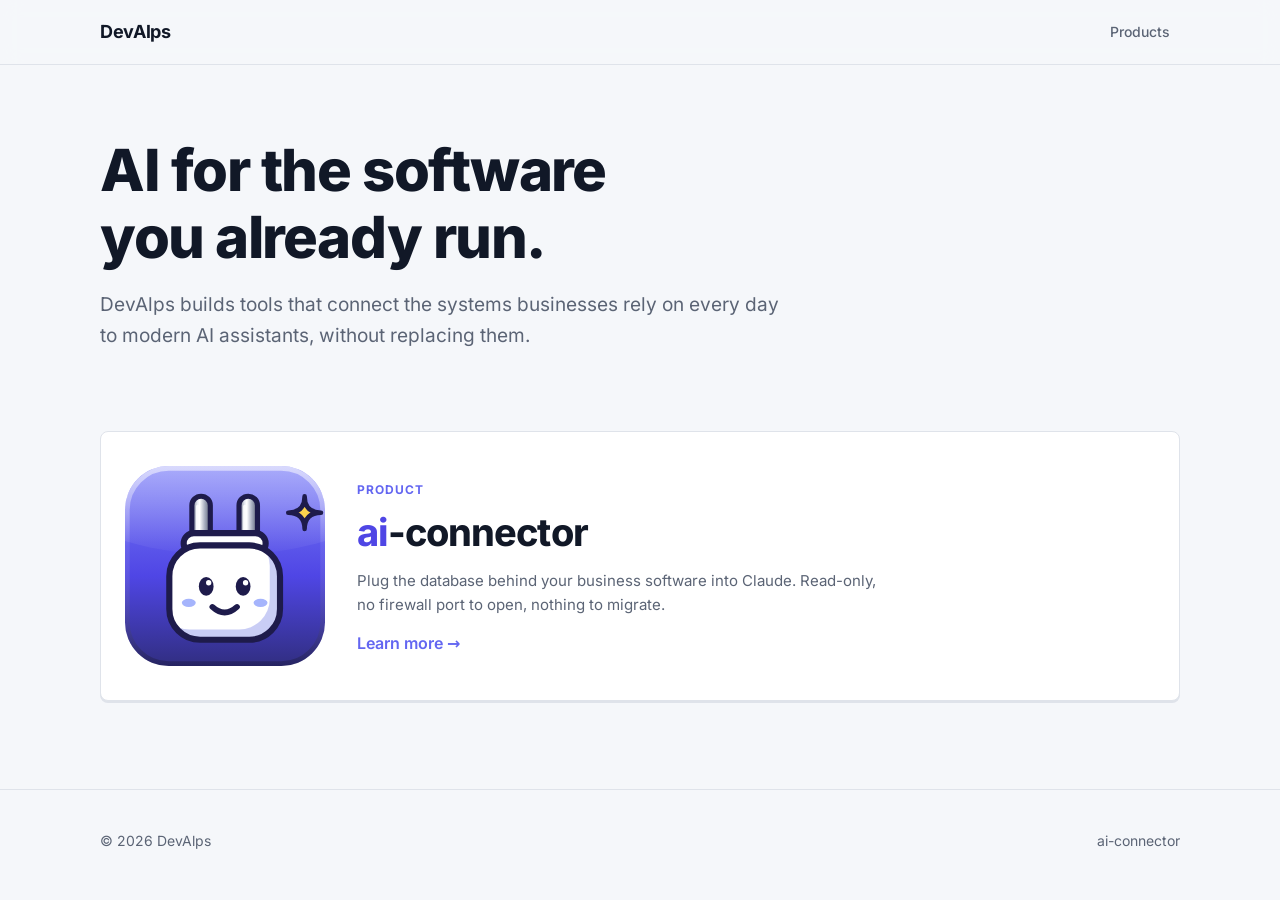
<file: index.html>
<!doctype html>
<html lang="en">
<head>
  <meta charset="utf-8">
  <meta name="viewport" content="width=device-width, initial-scale=1">
  <title>DevAlps</title>
  <meta name="description" content="DevAlps builds software that brings AI to the tools businesses already run.">
  <link rel="icon" type="image/svg+xml" href="favicon.svg">
  <link rel="stylesheet" href="assets/site.css">
</head>
<body>

<header class="top">
  <div class="wrap">
    <a class="brand" href="./">DevAlps</a>
    <nav class="menu" aria-label="Sections">
      <a href="#products">Products</a>
    </nav>
  </div>
</header>

<main>
  <section class="hero" style="padding-bottom:48px">
    <div class="wrap" style="grid-template-columns:1fr">
      <div>
        <h1>AI for the software<br>you already run.</h1>
        <p class="lead">DevAlps builds tools that connect the systems businesses rely on every day to modern AI assistants, without replacing them.</p>
      </div>
    </div>
  </section>

  <section id="products" style="padding-top:0">
    <div class="wrap">
      <a class="card product" href="ai-connector/">
        <img src="assets/logo.svg" alt="" width="220" height="220">
        <div>
          <span class="eyebrow">Product</span>
          <h2><span style="color:var(--accent)">ai</span>-connector</h2>
          <p class="lead">Plug the database behind your business software into Claude. Read-only, no firewall port to open, nothing to migrate.</p>
          <span class="arrow">Learn more →</span>
        </div>
      </a>
    </div>
  </section>
</main>

<footer>
  <div class="wrap">
    <span>© 2026 DevAlps</span>
    <span><a href="ai-connector/">ai-connector</a></span>
  </div>
</footer>

</body>
</html>
</file>
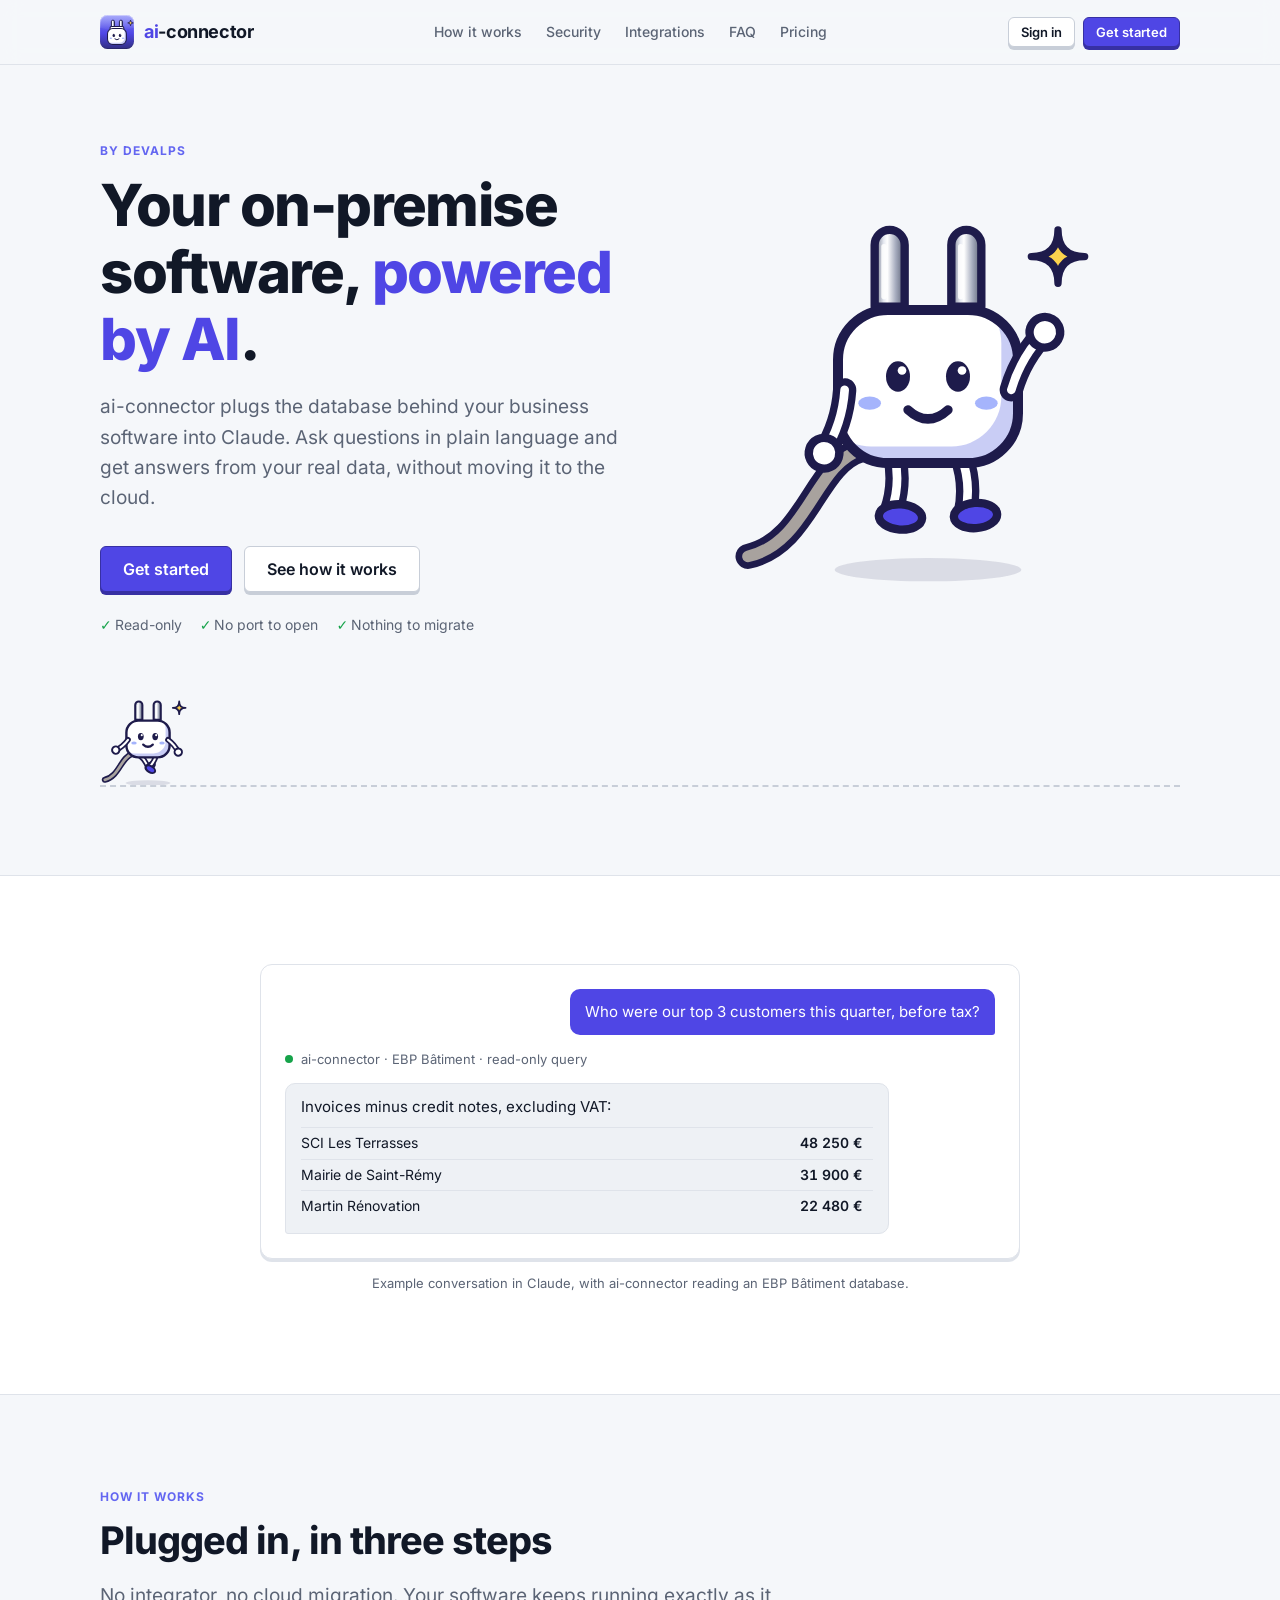
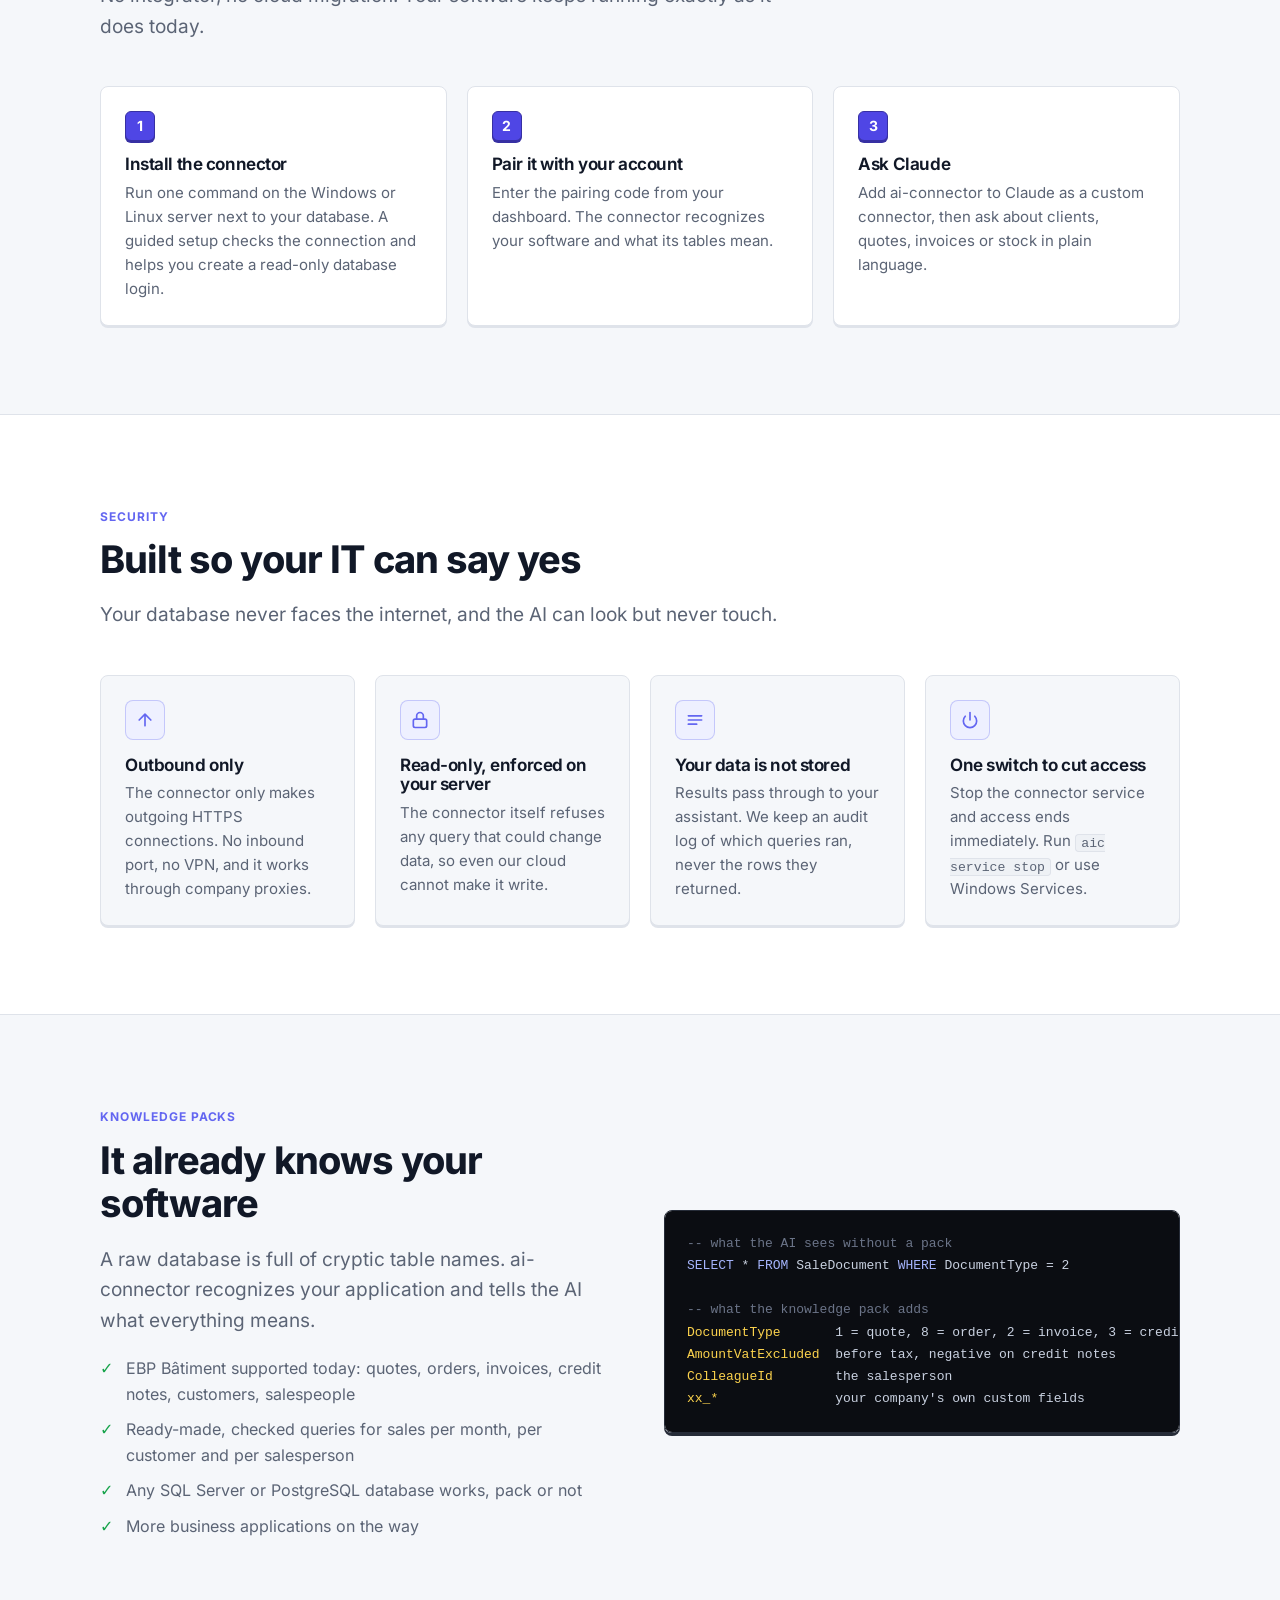
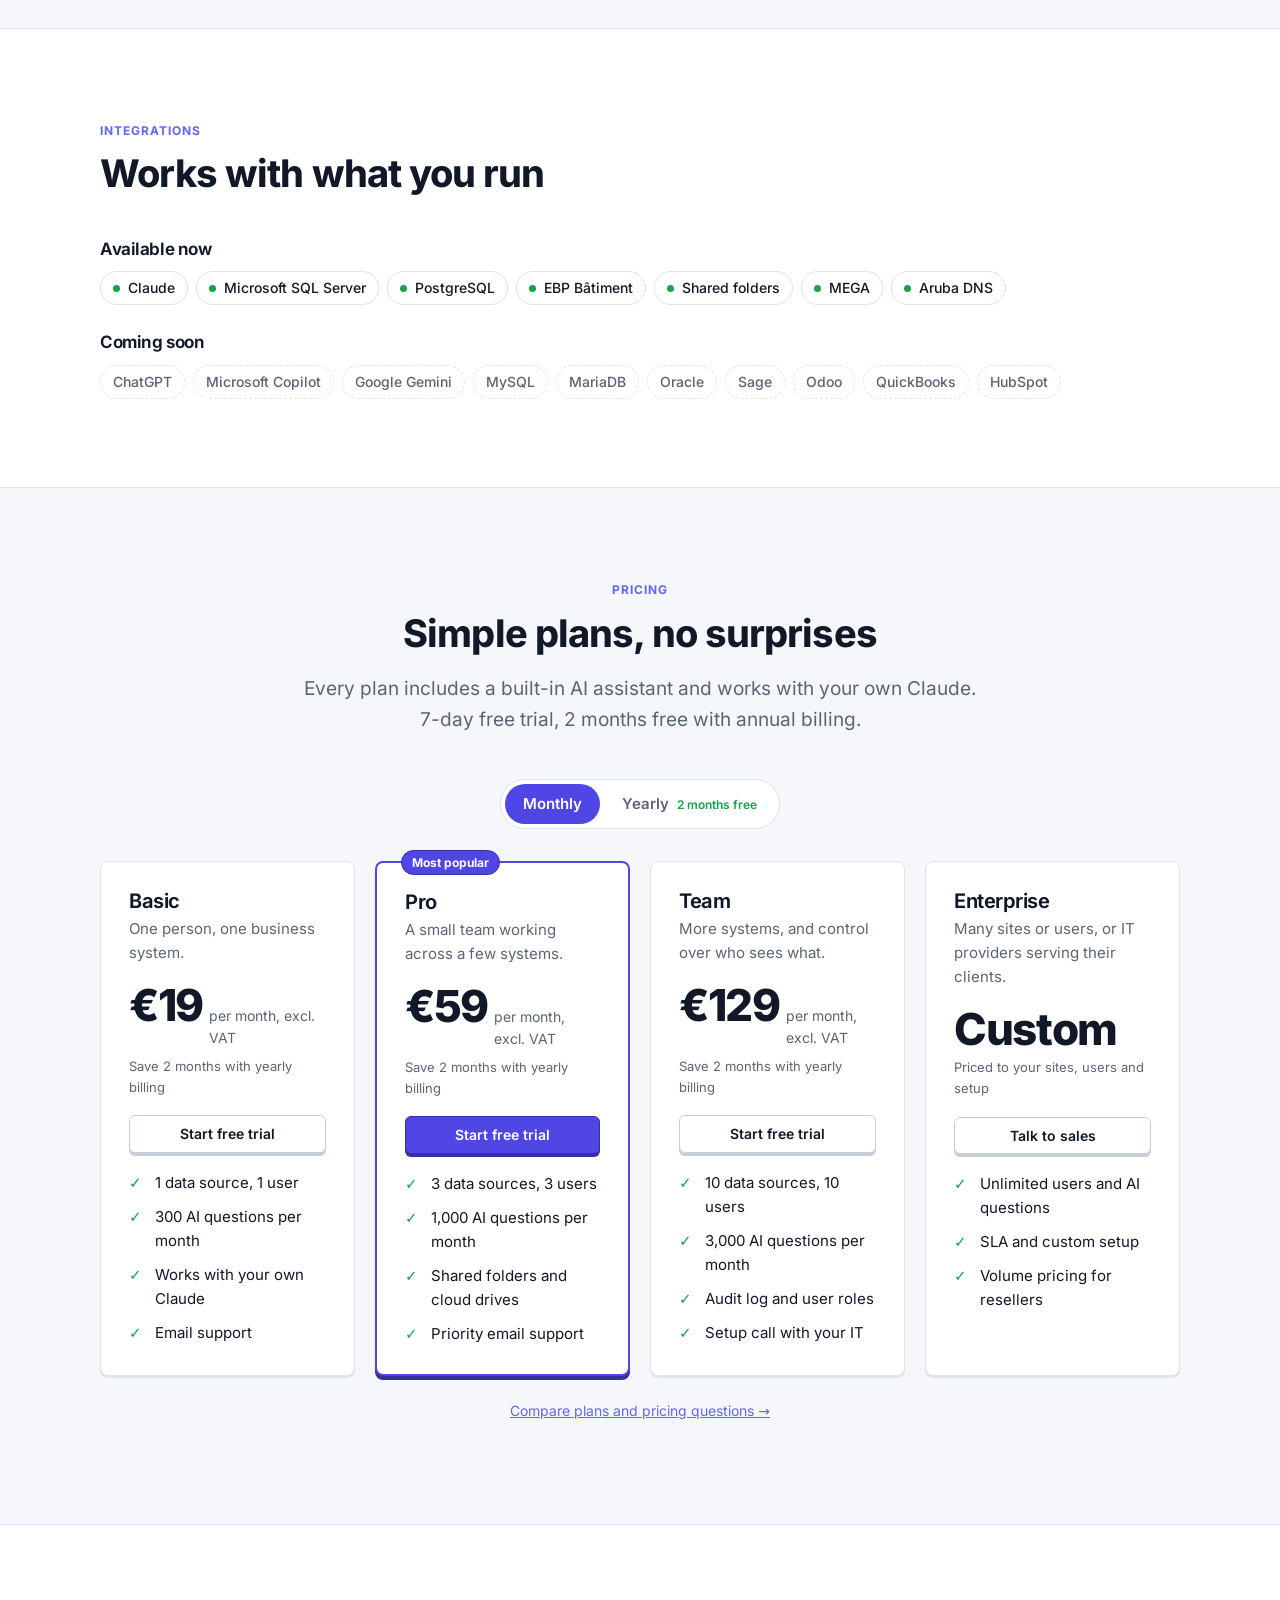
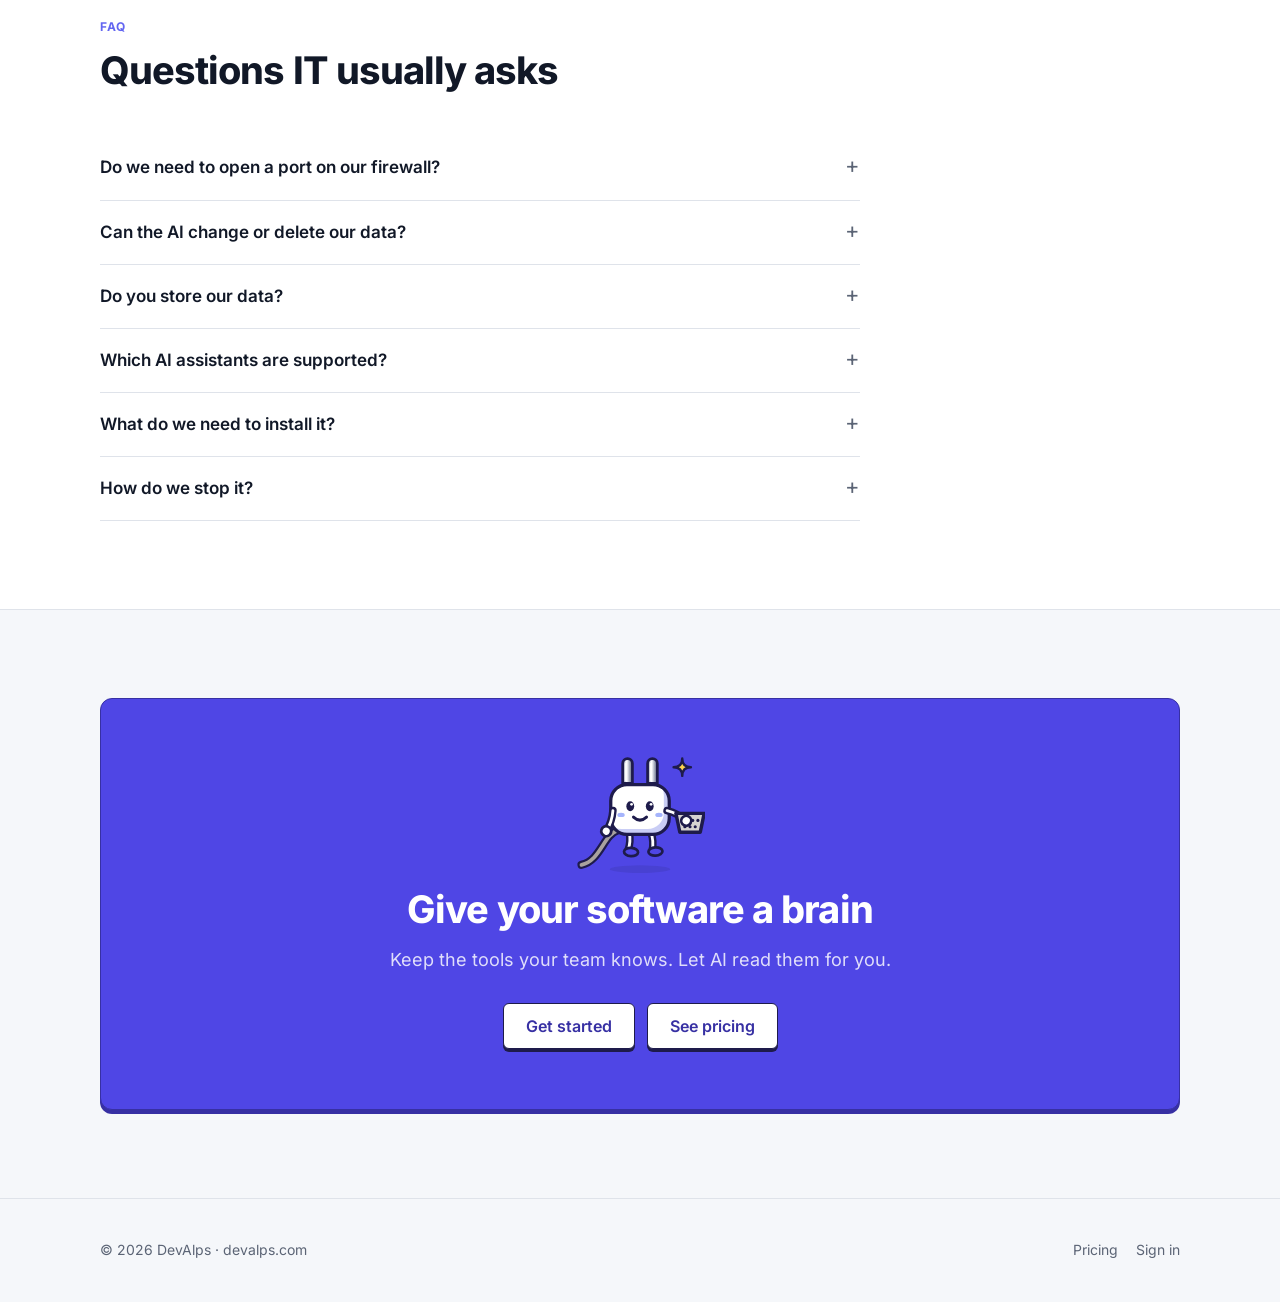
<file: ai-connector/index.html>
<!doctype html>
<html lang="en">
<head>
  <meta charset="utf-8">
  <meta name="viewport" content="width=device-width, initial-scale=1">
  <title>ai-connector: your on-premise software, powered by AI</title>
  <meta name="description" content="Connect the database behind your business software to Claude. Read-only, no firewall port to open, nothing to migrate.">
  <link rel="icon" type="image/svg+xml" href="../favicon.svg">
  <link rel="apple-touch-icon" href="../apple-touch-icon.png">
  <link rel="stylesheet" href="../assets/site.css">
  <meta property="og:title" content="ai-connector by DevAlps">
  <meta property="og:description" content="Your on-premise software, powered by AI. Read-only, outbound only.">
  <meta property="og:image" content="https://devalps.com/apple-touch-icon.png">
</head>
<body>

<header class="top">
  <div class="wrap">
    <a class="brand" href="./"><img src="../assets/logo.svg" alt=""><span><b>ai</b>-connector</span></a>
    <nav class="menu" aria-label="Sections">
      <a href="#how">How it works</a>
      <a href="#security">Security</a>
      <a href="#integrations">Integrations</a>
      <a href="#faq">FAQ</a>
      <a href="#pricing">Pricing</a>
    </nav>
    <div class="actions">
      <a class="btn btn-sm" href="http://localhost:5173/login">Sign in</a>
      <a class="btn btn-sm btn-primary" href="http://localhost:5173/signup">Get started</a>
    </div>
  </div>
</header>

<main>
  <section class="hero">
    <div class="wrap">
      <div>
        <span class="eyebrow">by DevAlps</span>
        <h1>Your on-premise software, <em>powered by AI</em>.</h1>
        <p class="lead">ai-connector plugs the database behind your business software into Claude. Ask questions in plain language and get answers from your real data, without moving it to the cloud.</p>
        <div class="cta">
          <a class="btn btn-primary btn-lg" href="http://localhost:5173/signup">Get started</a>
          <a class="btn btn-lg" href="#how">See how it works</a>
        </div>
        <div class="note"><span>Read-only</span><span>No port to open</span><span>Nothing to migrate</span></div>
      </div>
      <div class="hero-art">
        <img src="../assets/buddy-wave.svg" alt="The ai-connector plug mascot waving hello" width="420" height="455">
      </div>
    </div>
    <div class="wrap track-wrap">
      <div class="track" aria-hidden="true"><div class="runner"><img src="../assets/buddy-run.svg" alt="" width="96" height="104"></div></div>
    </div>
  </section>

  <section class="alt" aria-label="Example">
    <div class="wrap">
      <div class="chat">
        <div class="bubble me">Who were our top 3 customers this quarter, before tax?</div>
        <div class="tool"><i></i>ai-connector · EBP Bâtiment · read-only query</div>
        <div class="bubble ai">
          Invoices minus credit notes, excluding VAT:
          <table>
            <tr><td>SCI Les Terrasses</td><td>48 250 €</td></tr>
            <tr><td>Mairie de Saint-Rémy</td><td>31 900 €</td></tr>
            <tr><td>Martin Rénovation</td><td>22 480 €</td></tr>
          </table>
        </div>
      </div>
      <p class="caption">Example conversation in Claude, with ai-connector reading an EBP Bâtiment database.</p>
    </div>
  </section>

  <section id="how">
    <div class="wrap">
      <div class="head">
        <span class="eyebrow">How it works</span>
        <h2>Plugged in, in three steps</h2>
        <p class="lead">No integrator, no cloud migration. Your software keeps running exactly as it does today.</p>
      </div>
      <div class="grid">
        <div class="card">
          <span class="step-n">1</span>
          <h3>Install the connector</h3>
          <p>Run one command on the Windows or Linux server next to your database. A guided setup checks the connection and helps you create a read-only database login.</p>
        </div>
        <div class="card">
          <span class="step-n">2</span>
          <h3>Pair it with your account</h3>
          <p>Enter the pairing code from your dashboard. The connector recognizes your software and what its tables mean.</p>
        </div>
        <div class="card">
          <span class="step-n">3</span>
          <h3>Ask Claude</h3>
          <p>Add ai-connector to Claude as a custom connector, then ask about clients, quotes, invoices or stock in plain language.</p>
        </div>
      </div>
    </div>
  </section>

  <section id="security" class="alt">
    <div class="wrap">
      <div class="head">
        <span class="eyebrow">Security</span>
        <h2>Built so your IT can say yes</h2>
        <p class="lead">Your database never faces the internet, and the AI can look but never touch.</p>
      </div>
      <div class="grid">
        <div class="card">
          <div class="icon"><svg viewBox="0 0 24 24" fill="none" stroke="currentColor" stroke-width="2" stroke-linecap="round" stroke-linejoin="round"><path d="M12 19V5M5 12l7-7 7 7"/></svg></div>
          <h3>Outbound only</h3>
          <p>The connector only makes outgoing HTTPS connections. No inbound port, no VPN, and it works through company proxies.</p>
        </div>
        <div class="card">
          <div class="icon"><svg viewBox="0 0 24 24" fill="none" stroke="currentColor" stroke-width="2" stroke-linecap="round" stroke-linejoin="round"><rect x="4" y="11" width="16" height="10" rx="2"/><path d="M8 11V7a4 4 0 0 1 8 0v4"/></svg></div>
          <h3>Read-only, enforced on your server</h3>
          <p>The connector itself refuses any query that could change data, so even our cloud cannot make it write.</p>
        </div>
        <div class="card">
          <div class="icon"><svg viewBox="0 0 24 24" fill="none" stroke="currentColor" stroke-width="2" stroke-linecap="round" stroke-linejoin="round"><path d="M4 7h16M4 12h16M4 17h10"/></svg></div>
          <h3>Your data is not stored</h3>
          <p>Results pass through to your assistant. We keep an audit log of which queries ran, never the rows they returned.</p>
        </div>
        <div class="card">
          <div class="icon"><svg viewBox="0 0 24 24" fill="none" stroke="currentColor" stroke-width="2" stroke-linecap="round" stroke-linejoin="round"><path d="M12 3v9"/><path d="M6.3 7.5a8 8 0 1 0 11.4 0"/></svg></div>
          <h3>One switch to cut access</h3>
          <p>Stop the connector service and access ends immediately. Run <code>aic service stop</code> or use Windows Services.</p>
        </div>
      </div>
    </div>
  </section>

  <section>
    <div class="wrap split">
      <div>
        <span class="eyebrow">Knowledge packs</span>
        <h2>It already knows your software</h2>
        <p class="lead">A raw database is full of cryptic table names. ai-connector recognizes your application and tells the AI what everything means.</p>
        <ul class="ticks">
          <li>EBP Bâtiment supported today: quotes, orders, invoices, credit notes, customers, salespeople</li>
          <li>Ready-made, checked queries for sales per month, per customer and per salesperson</li>
          <li>Any SQL Server or PostgreSQL database works, pack or not</li>
          <li>More business applications on the way</li>
        </ul>
      </div>
      <pre class="schema" aria-label="Example of what the knowledge pack explains"><span class="c">-- what the AI sees without a pack</span>
<span class="k">SELECT</span> * <span class="k">FROM</span> SaleDocument <span class="k">WHERE</span> DocumentType = 2

<span class="c">-- what the knowledge pack adds</span>
<span class="s">DocumentType</span>       1 = quote, 8 = order, 2 = invoice, 3 = credit note
<span class="s">AmountVatExcluded</span>  before tax, negative on credit notes
<span class="s">ColleagueId</span>        the salesperson
<span class="s">xx_*</span>               your company's own custom fields</pre>
    </div>
  </section>

  <section id="integrations" class="alt">
    <div class="wrap">
      <div class="head">
        <span class="eyebrow">Integrations</span>
        <h2>Works with what you run</h2>
      </div>
      <h3>Available now</h3>
      <div class="chips">
        <span class="chip live">Claude</span>
        <span class="chip live">Microsoft SQL Server</span>
        <span class="chip live">PostgreSQL</span>
        <span class="chip live">EBP Bâtiment</span>
        <span class="chip live">Shared folders</span>
        <span class="chip live">MEGA</span>
        <span class="chip live">Aruba DNS</span>
      </div>
      <h3>Coming soon</h3>
      <div class="chips">
        <span class="chip soon">ChatGPT</span>
        <span class="chip soon">Microsoft Copilot</span>
        <span class="chip soon">Google Gemini</span>
        <span class="chip soon">MySQL</span>
        <span class="chip soon">MariaDB</span>
        <span class="chip soon">Oracle</span>
        <span class="chip soon">Sage</span>
        <span class="chip soon">Odoo</span>
        <span class="chip soon">QuickBooks</span>
        <span class="chip soon">HubSpot</span>
      </div>
    </div>
  </section>

  <section id="pricing">
    <div class="wrap">
      <div class="head center">
        <span class="eyebrow">Pricing</span>
        <h2>Simple plans, no surprises</h2>
        <p class="lead">Every plan includes a built-in AI assistant and works with your own Claude. 7-day free trial, 2 months free with annual billing.</p>
      </div>
      <div class="billing" role="group" aria-label="Billing period">
        <button type="button" data-period="m" aria-pressed="true">Monthly</button>
        <button type="button" data-period="y" aria-pressed="false">Yearly <span class="save">2 months free</span></button>
      </div>
      <div class="plans">
        <div class="card plan">
          <div><h3>Basic</h3><p class="who">One person, one business system.</p></div>
          <div class="price"><strong data-m="€19" data-y="€190">€19</strong><span data-m="per month, excl. VAT" data-y="per year, excl. VAT">per month, excl. VAT</span></div>
          <p class="annual" data-m="Save 2 months with yearly billing" data-y="€15.83 per month, billed yearly">Save 2 months with yearly billing</p>
          <a class="btn btn-block" href="http://localhost:5173/signup">Start free trial</a>
          <ul class="ticks">
            <li>1 data source, 1 user</li>
            <li>300 AI questions per month</li>
            <li>Works with your own Claude</li>
            <li>Email support</li>
          </ul>
        </div>
        <div class="card plan featured">
          <span class="badge">Most popular</span>
          <div><h3>Pro</h3><p class="who">A small team working across a few systems.</p></div>
          <div class="price"><strong data-m="€59" data-y="€590">€59</strong><span data-m="per month, excl. VAT" data-y="per year, excl. VAT">per month, excl. VAT</span></div>
          <p class="annual" data-m="Save 2 months with yearly billing" data-y="€49.17 per month, billed yearly">Save 2 months with yearly billing</p>
          <a class="btn btn-primary btn-block" href="http://localhost:5173/signup">Start free trial</a>
          <ul class="ticks">
            <li>3 data sources, 3 users</li>
            <li>1,000 AI questions per month</li>
            <li>Shared folders and cloud drives</li>
            <li>Priority email support</li>
          </ul>
        </div>
        <div class="card plan">
          <div><h3>Team</h3><p class="who">More systems, and control over who sees what.</p></div>
          <div class="price"><strong data-m="€129" data-y="€1,290">€129</strong><span data-m="per month, excl. VAT" data-y="per year, excl. VAT">per month, excl. VAT</span></div>
          <p class="annual" data-m="Save 2 months with yearly billing" data-y="€107.50 per month, billed yearly">Save 2 months with yearly billing</p>
          <a class="btn btn-block" href="http://localhost:5173/signup">Start free trial</a>
          <ul class="ticks">
            <li>10 data sources, 10 users</li>
            <li>3,000 AI questions per month</li>
            <li>Audit log and user roles</li>
            <li>Setup call with your IT</li>
          </ul>
        </div>
        <div class="card plan">
          <div><h3>Enterprise</h3><p class="who">Many sites or users, or IT providers serving their clients.</p></div>
          <div class="price"><strong>Custom</strong></div>
          <p class="annual">Priced to your sites, users and setup</p>
          <a class="btn btn-block" href="mailto:hello@devalps.com?subject=ai-connector%20enterprise">Talk to sales</a>
          <ul class="ticks">
            <li>Unlimited users and AI questions</li>
            <li>SLA and custom setup</li>
            <li>Volume pricing for resellers</li>
          </ul>
        </div>
      </div>
      <p class="fine"><a href="pricing/">Compare plans and pricing questions →</a></p>
    </div>
  </section>

  <section id="faq" class="alt">
    <div class="wrap">
      <div class="head">
        <span class="eyebrow">FAQ</span>
        <h2>Questions IT usually asks</h2>
      </div>
      <div class="faq">
        <details>
          <summary>Do we need to open a port on our firewall?</summary>
          <p>No. The connector dials out over HTTPS (port 443), like a browser. Nothing on the internet can connect to your server.</p>
        </details>
        <details>
          <summary>Can the AI change or delete our data?</summary>
          <p>No. The connector checks every query on your server and refuses anything that writes. We recommend a dedicated read-only database login (setup helps create one), and PostgreSQL queries also run in a read-only transaction.</p>
        </details>
        <details>
          <summary>Do you store our data?</summary>
          <p>No. Query results go straight to your assistant. We keep an audit log with the query text and time, so you can see what was asked, but never the results.</p>
        </details>
        <details>
          <summary>Which AI assistants are supported?</summary>
          <p>Every plan includes a built-in AI assistant, so you need no other subscription. If your team uses Claude, connect it too: claude.ai, Claude Desktop and the mobile apps, through custom connectors. ChatGPT, Copilot and Gemini are on the way.</p>
        </details>
        <details>
          <summary>What do we need to install it?</summary>
          <p>A Windows or Linux machine that can reach your database, and an administrator to run the guided setup. No change to your business software.</p>
        </details>
        <details>
          <summary>How do we stop it?</summary>
          <p>Stop the connector service, from Windows Services or with <code>aic service stop</code>. Access ends immediately.</p>
        </details>
      </div>
    </div>
  </section>

  <section class="final">
    <div class="wrap">
      <div class="box">
        <img class="box-buddy" src="../assets/buddy-carry.svg" alt="The ai-connector plug carrying an old serial connector" width="150" height="163">
        <h2>Give your software a brain</h2>
        <p>Keep the tools your team knows. Let AI read them for you.</p>
        <div class="cta-row">
          <a class="btn btn-lg" href="http://localhost:5173/signup">Get started</a>
          <a class="btn btn-lg" href="pricing/">See pricing</a>
        </div>
      </div>
    </div>
  </section>
</main>

<footer>
  <div class="wrap">
    <span>© 2026 DevAlps · <a href="../">devalps.com</a></span>
    <nav aria-label="Footer"><a href="pricing/">Pricing</a><a href="http://localhost:5173/login">Sign in</a></nav>
  </div>
</footer>

<script src="../assets/billing.js"></script>

</body>
</html>
</file>
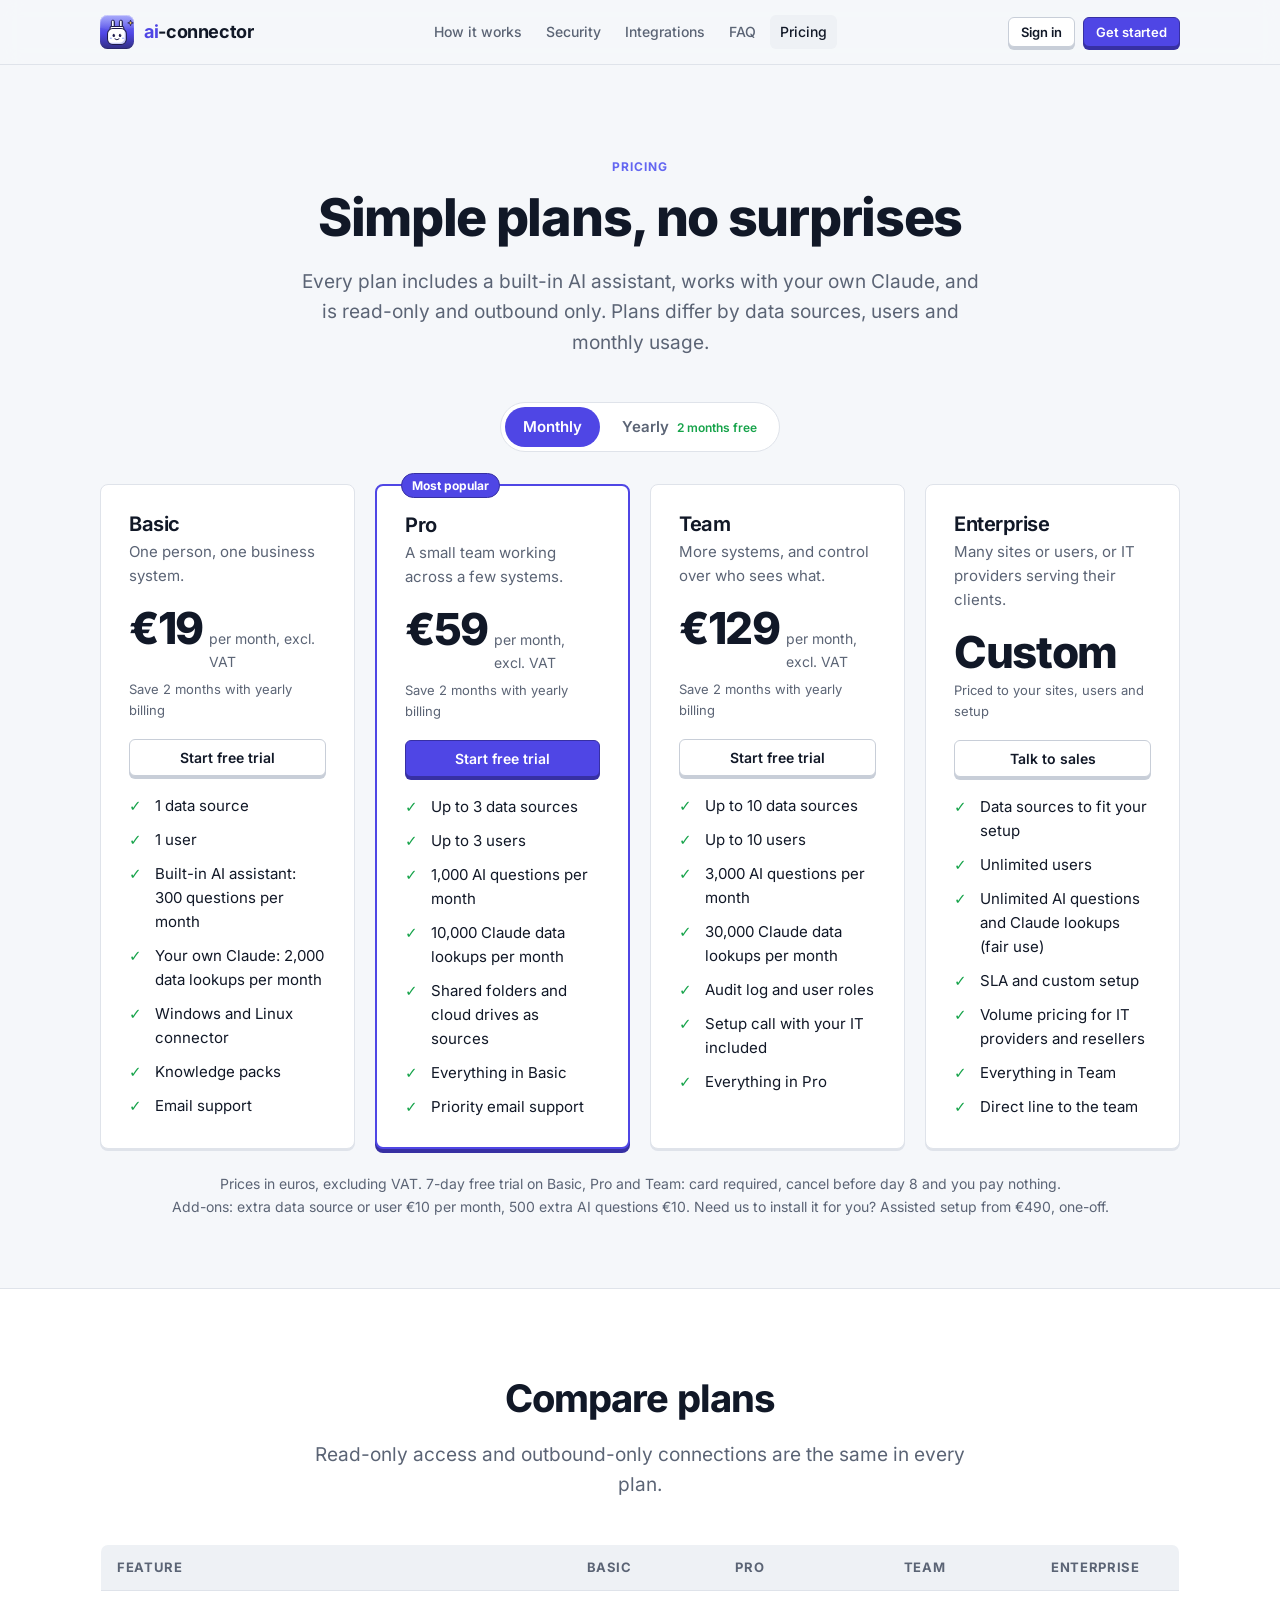
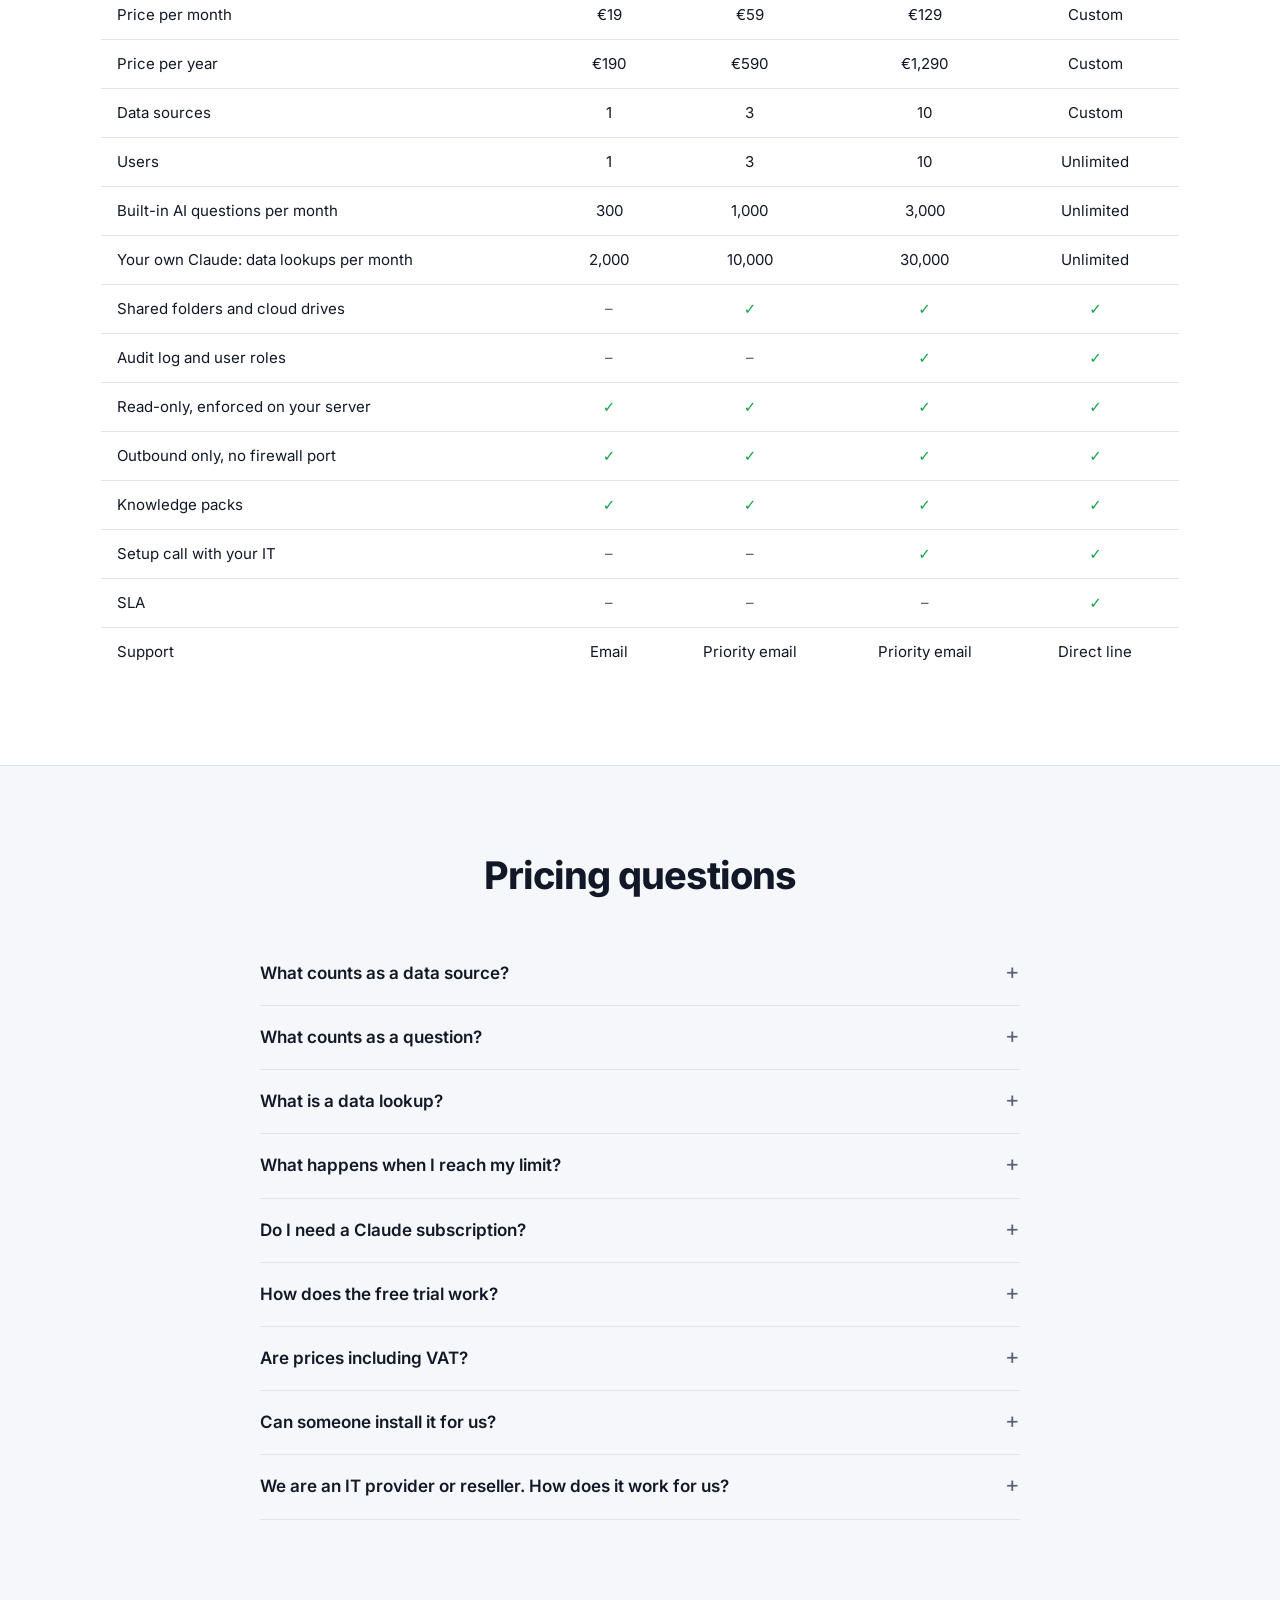
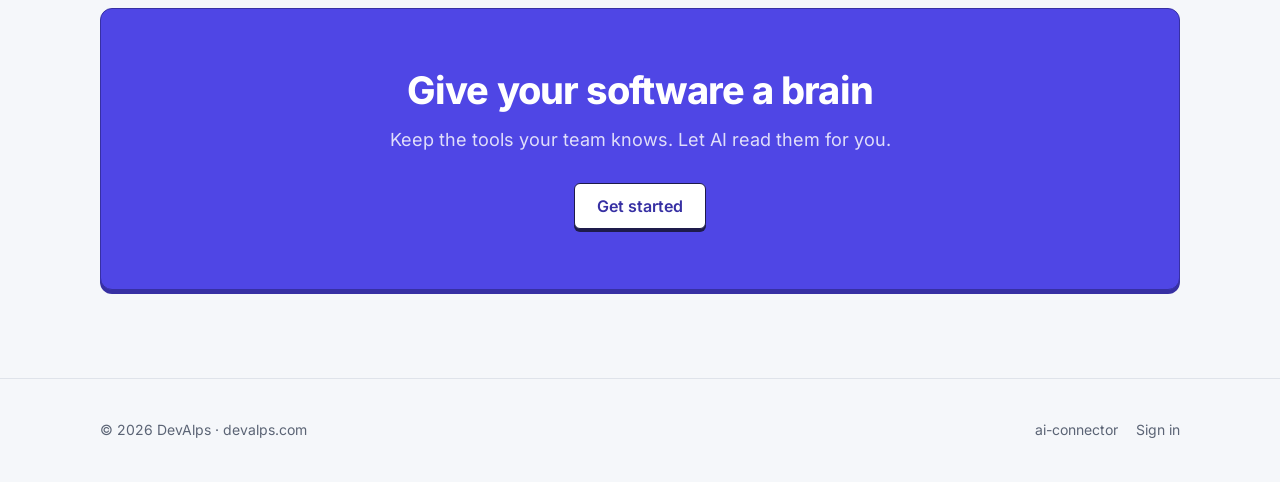
<file: ai-connector/pricing/index.html>
<!doctype html>
<html lang="en">
<head>
  <meta charset="utf-8">
  <meta name="viewport" content="width=device-width, initial-scale=1">
  <title>Pricing · ai-connector</title>
  <meta name="description" content="ai-connector plans from €19 per month: built-in AI assistant, works with your own Claude, read-only and outbound only. 7-day free trial.">
  <link rel="icon" type="image/svg+xml" href="../../favicon.svg">
  <link rel="apple-touch-icon" href="../../apple-touch-icon.png">
  <link rel="stylesheet" href="../../assets/site.css">
</head>
<body>

<header class="top">
  <div class="wrap">
    <a class="brand" href="../"><img src="../../assets/logo.svg" alt=""><span><b>ai</b>-connector</span></a>
    <nav class="menu" aria-label="Sections">
      <a href="../#how">How it works</a>
      <a href="../#security">Security</a>
      <a href="../#integrations">Integrations</a>
      <a href="../#faq">FAQ</a>
      <a href="./" aria-current="page">Pricing</a>
    </nav>
    <div class="actions">
      <a class="btn btn-sm" href="http://localhost:5173/login">Sign in</a>
      <a class="btn btn-sm btn-primary" href="http://localhost:5173/signup">Get started</a>
    </div>
  </div>
</header>

<main>
  <section style="padding-bottom:56px">
    <div class="wrap">
      <div class="head center">
        <span class="eyebrow">Pricing</span>
        <h1 style="font-size:clamp(34px,5vw,52px)">Simple plans, no surprises</h1>
        <p class="lead">Every plan includes a built-in AI assistant, works with your own Claude, and is read-only and outbound only. Plans differ by data sources, users and monthly usage.</p>
      </div>

      <div class="billing" role="group" aria-label="Billing period">
        <button type="button" data-period="m" aria-pressed="true">Monthly</button>
        <button type="button" data-period="y" aria-pressed="false">Yearly <span class="save">2 months free</span></button>
      </div>
      <div class="plans">
        <div class="card plan">
          <div>
            <h3>Basic</h3>
            <p class="who">One person, one business system.</p>
          </div>
          <div class="price"><strong data-m="€19" data-y="€190">€19</strong><span data-m="per month, excl. VAT" data-y="per year, excl. VAT">per month, excl. VAT</span></div>
          <p class="annual" data-m="Save 2 months with yearly billing" data-y="€15.83 per month, billed yearly">Save 2 months with yearly billing</p>
          <a class="btn btn-block" href="http://localhost:5173/signup">Start free trial</a>
          <ul class="ticks">
            <li>1 data source</li>
            <li>1 user</li>
            <li>Built-in AI assistant: 300 questions per month</li>
            <li>Your own Claude: 2,000 data lookups per month</li>
            <li>Windows and Linux connector</li>
            <li>Knowledge packs</li>
            <li>Email support</li>
          </ul>
        </div>

        <div class="card plan featured">
          <span class="badge">Most popular</span>
          <div>
            <h3>Pro</h3>
            <p class="who">A small team working across a few systems.</p>
          </div>
          <div class="price"><strong data-m="€59" data-y="€590">€59</strong><span data-m="per month, excl. VAT" data-y="per year, excl. VAT">per month, excl. VAT</span></div>
          <p class="annual" data-m="Save 2 months with yearly billing" data-y="€49.17 per month, billed yearly">Save 2 months with yearly billing</p>
          <a class="btn btn-primary btn-block" href="http://localhost:5173/signup">Start free trial</a>
          <ul class="ticks">
            <li>Up to 3 data sources</li>
            <li>Up to 3 users</li>
            <li>1,000 AI questions per month</li>
            <li>10,000 Claude data lookups per month</li>
            <li>Shared folders and cloud drives as sources</li>
            <li>Everything in Basic</li>
            <li>Priority email support</li>
          </ul>
        </div>

        <div class="card plan">
          <div>
            <h3>Team</h3>
            <p class="who">More systems, and control over who sees what.</p>
          </div>
          <div class="price"><strong data-m="€129" data-y="€1,290">€129</strong><span data-m="per month, excl. VAT" data-y="per year, excl. VAT">per month, excl. VAT</span></div>
          <p class="annual" data-m="Save 2 months with yearly billing" data-y="€107.50 per month, billed yearly">Save 2 months with yearly billing</p>
          <a class="btn btn-block" href="http://localhost:5173/signup">Start free trial</a>
          <ul class="ticks">
            <li>Up to 10 data sources</li>
            <li>Up to 10 users</li>
            <li>3,000 AI questions per month</li>
            <li>30,000 Claude data lookups per month</li>
            <li>Audit log and user roles</li>
            <li>Setup call with your IT included</li>
            <li>Everything in Pro</li>
          </ul>
        </div>

        <div class="card plan">
          <div>
            <h3>Enterprise</h3>
            <p class="who">Many sites or users, or IT providers serving their clients.</p>
          </div>
          <div class="price"><strong>Custom</strong></div>
          <p class="annual">Priced to your sites, users and setup</p>
          <a class="btn btn-block" href="mailto:hello@devalps.com?subject=ai-connector%20enterprise">Talk to sales</a>
          <ul class="ticks">
            <li>Data sources to fit your setup</li>
            <li>Unlimited users</li>
            <li>Unlimited AI questions and Claude lookups (fair use)</li>
            <li>SLA and custom setup</li>
            <li>Volume pricing for IT providers and resellers</li>
            <li>Everything in Team</li>
            <li>Direct line to the team</li>
          </ul>
        </div>
      </div>
      <p class="fine">Prices in euros, excluding VAT. 7-day free trial on Basic, Pro and Team: card required, cancel before day 8 and you pay nothing.<br>Add-ons: extra data source or user €10 per month, 500 extra AI questions €10. Need us to install it for you? Assisted setup from €490, one-off.</p>
    </div>
  </section>

  <section class="alt">
    <div class="wrap">
      <div class="head center">
        <h2>Compare plans</h2>
        <p class="lead">Read-only access and outbound-only connections are the same in every plan.</p>
      </div>
      <div class="scroll-x">
        <table class="compare">
          <thead><tr><th>Feature</th><th>Basic</th><th>Pro</th><th>Team</th><th>Enterprise</th></tr></thead>
          <tbody>
            <tr><td>Price per month</td><td>€19</td><td>€59</td><td>€129</td><td>Custom</td></tr>
            <tr><td>Price per year</td><td>€190</td><td>€590</td><td>€1,290</td><td>Custom</td></tr>
            <tr><td>Data sources</td><td>1</td><td>3</td><td>10</td><td>Custom</td></tr>
            <tr><td>Users</td><td>1</td><td>3</td><td>10</td><td>Unlimited</td></tr>
            <tr><td>Built-in AI questions per month</td><td>300</td><td>1,000</td><td>3,000</td><td>Unlimited</td></tr>
            <tr><td>Your own Claude: data lookups per month</td><td>2,000</td><td>10,000</td><td>30,000</td><td>Unlimited</td></tr>
            <tr><td>Shared folders and cloud drives</td><td class="n">–</td><td class="y">✓</td><td class="y">✓</td><td class="y">✓</td></tr>
            <tr><td>Audit log and user roles</td><td class="n">–</td><td class="n">–</td><td class="y">✓</td><td class="y">✓</td></tr>
            <tr><td>Read-only, enforced on your server</td><td class="y">✓</td><td class="y">✓</td><td class="y">✓</td><td class="y">✓</td></tr>
            <tr><td>Outbound only, no firewall port</td><td class="y">✓</td><td class="y">✓</td><td class="y">✓</td><td class="y">✓</td></tr>
            <tr><td>Knowledge packs</td><td class="y">✓</td><td class="y">✓</td><td class="y">✓</td><td class="y">✓</td></tr>
            <tr><td>Setup call with your IT</td><td class="n">–</td><td class="n">–</td><td class="y">✓</td><td class="y">✓</td></tr>
            <tr><td>SLA</td><td class="n">–</td><td class="n">–</td><td class="n">–</td><td class="y">✓</td></tr>
            <tr><td>Support</td><td>Email</td><td>Priority email</td><td>Priority email</td><td>Direct line</td></tr>
          </tbody>
        </table>
      </div>
    </div>
  </section>

  <section>
    <div class="wrap">
      <div class="head center">
        <h2>Pricing questions</h2>
      </div>
      <div class="faq center">
        <details>
          <summary>What counts as a data source?</summary>
          <p>One database or one folder you connect: for example the SQL Server database behind your accounting software. Shared folders and cloud drives can be connected from the Pro plan.</p>
        </details>
        <details>
          <summary>What counts as a question?</summary>
          <p>One message you send to the built-in AI assistant. A follow-up such as "only last month" is a new question.</p>
        </details>
        <details>
          <summary>What is a data lookup?</summary>
          <p>When you use your own Claude, Claude reads your data through lookups. One question usually takes 3 to 10 lookups, so 2,000 lookups is roughly 200 to 600 questions.</p>
        </details>
        <details>
          <summary>What happens when I reach my limit?</summary>
          <p>We warn you at 80% of your monthly limit. At 100% you can add 500 AI questions for €10 or move to a bigger plan. We never cut you off without giving you a choice.</p>
        </details>
        <details>
          <summary>Do I need a Claude subscription?</summary>
          <p>No. Every plan includes the built-in AI assistant. If your team already uses Claude, you can connect it too; your Claude plan is billed separately by Anthropic and must support custom connectors.</p>
        </details>
        <details>
          <summary>How does the free trial work?</summary>
          <p>You get 7 days on the plan you choose. A card is required to start. Cancel any time before day 8 and you pay nothing.</p>
        </details>
        <details>
          <summary>Are prices including VAT?</summary>
          <p>No. Prices are in euros, excluding VAT. VAT is added according to your country.</p>
        </details>
        <details>
          <summary>Can someone install it for us?</summary>
          <p>Yes. The Team plan includes a setup call with your IT. If you prefer we do everything, assisted setup starts at €490, one-off.</p>
        </details>
        <details>
          <summary>We are an IT provider or reseller. How does it work for us?</summary>
          <p>The Enterprise plan gives you volume pricing across your clients and onboarding for your technicians. <a href="mailto:hello@devalps.com?subject=ai-connector%20partner">Write to us</a>.</p>
        </details>
      </div>
    </div>
  </section>

  <section class="final" style="padding-top:0">
    <div class="wrap">
      <div class="box">
        <h2>Give your software a brain</h2>
        <p>Keep the tools your team knows. Let AI read them for you.</p>
        <div class="cta-row">
          <a class="btn btn-lg" href="http://localhost:5173/signup">Get started</a>
        </div>
      </div>
    </div>
  </section>
</main>

<footer>
  <div class="wrap">
    <span>© 2026 DevAlps · <a href="../../">devalps.com</a></span>
    <nav aria-label="Footer"><a href="../">ai-connector</a><a href="http://localhost:5173/login">Sign in</a></nav>
  </div>
</footer>

<script src="../../assets/billing.js"></script>

</body>
</html>
</file>
<file: assets/site.css>
/* devalps.com: static marketing site. Same look as the dashboard (web/frontend/src/index.css):
   slate neutrals, indigo actions, tactile buttons with a solid bottom edge that presses down.
   Inter is self-hosted: no third-party font requests from visitors' browsers. */
@font-face {
  font-family: "Inter Variable";
  font-style: normal;
  font-weight: 100 900;
  font-display: swap;
  src: url("fonts/inter-latin-wght-normal.woff2") format("woff2-variations");
}

:root {
  --canvas: #f5f7fa;
  --surface: #ffffff;
  --sunken: #eef1f5;
  --line: #dfe3ea;
  --edge: #c8ced8;
  --ink: #111827;
  --muted: #5b6475;
  --accent: #4f46e5;
  --accent-edge: #3730a3;
  --accent-soft: #6366f1;
  --accent-tint: #eef0ff;
  --on-accent: #ffffff;
  --ok: #16a34a;
  color-scheme: light;
}
@media (prefers-color-scheme: dark) {
  :root {
    --canvas: #0d1017;
    --surface: #151922;
    --sunken: #1c212c;
    --line: #262c38;
    --edge: #343c4b;
    --ink: #e6e9ef;
    --muted: #98a1b3;
    --accent: #6366f1;
    --accent-edge: #4338ca;
    --accent-soft: #818cf8;
    --accent-tint: #1e1f3a;
    --on-accent: #ffffff;
    --ok: #4ade80;
    color-scheme: dark;
  }
}

* { box-sizing: border-box; }
html { scroll-behavior: smooth; }
body {
  margin: 0;
  background: var(--canvas);
  color: var(--ink);
  font: 16px/1.6 "Inter Variable", ui-sans-serif, system-ui, -apple-system, "Segoe UI", sans-serif;
  -webkit-font-smoothing: antialiased;
}
:focus-visible { outline: 2px solid var(--accent-soft); outline-offset: 2px; }
img { max-width: 100%; display: block; }
a { color: var(--accent-soft); }
code { font: 0.88em ui-monospace, "SF Mono", Menlo, Consolas, monospace; background: var(--sunken); border: 1px solid var(--line); padding: 0.05em 0.4em; border-radius: 4px; }
.wrap { max-width: 1120px; margin: 0 auto; padding: 0 20px; }

/* Header */
.top { position: sticky; top: 0; z-index: 10; background: color-mix(in srgb, var(--canvas) 88%, transparent); backdrop-filter: blur(10px); border-bottom: 1px solid var(--line); }
.top .wrap { display: flex; align-items: center; justify-content: space-between; gap: 16px; height: 64px; }
.brand { display: inline-flex; align-items: center; gap: 10px; font-weight: 700; letter-spacing: -0.02em; color: var(--ink); text-decoration: none; font-size: 18px; }
.brand img { width: 34px; height: 34px; }
.brand b { color: var(--accent); }
.menu { display: flex; gap: 4px; font-size: 14px; font-weight: 500; }
.menu a { color: var(--muted); text-decoration: none; padding: 6px 10px; border-radius: 6px; }
.menu a:hover { color: var(--ink); background: var(--sunken); }
.menu a[aria-current="page"] { color: var(--ink); background: var(--sunken); }
.actions { display: flex; gap: 8px; }
@media (max-width: 820px) { .menu { display: none; } }

/* Buttons: 1px border plus a 3px bottom edge in the same colour; lifts on hover, presses on click. */
.btn {
  display: inline-flex; align-items: center; justify-content: center; gap: 8px;
  padding: 8px 16px; border-radius: 6px; border: 1px solid var(--edge);
  background: var(--surface); color: var(--ink); box-shadow: 0 3px 0 0 var(--edge);
  font-family: inherit; font-weight: 600; font-size: 14px; line-height: 1.4; text-decoration: none; white-space: nowrap; cursor: pointer; user-select: none;
  transition: transform 75ms, box-shadow 75ms;
}
.btn:hover { transform: translateY(-1px); box-shadow: 0 4px 0 0 var(--edge); }
.btn:active { transform: translateY(2px); box-shadow: 0 1px 0 0 var(--edge); }
.btn-primary { background: var(--accent); border-color: var(--accent-edge); color: var(--on-accent); box-shadow: 0 3px 0 0 var(--accent-edge); }
.btn-primary:hover { box-shadow: 0 4px 0 0 var(--accent-edge); }
.btn-primary:active { box-shadow: 0 1px 0 0 var(--accent-edge); }
.btn-lg { padding: 11px 22px; font-size: 16px; }
.btn-sm { padding: 5px 12px; font-size: 13px; }
.btn-block { display: flex; width: 100%; }

/* Sections */
section { padding: 88px 0; }
section.alt { background: var(--surface); border-block: 1px solid var(--line); }
.eyebrow { display: inline-block; font-size: 12px; font-weight: 700; letter-spacing: 0.08em; text-transform: uppercase; color: var(--accent-soft); margin-bottom: 12px; }
h1, h2, h3 { letter-spacing: -0.025em; line-height: 1.15; margin: 0; }
h1 { font-size: clamp(36px, 5.5vw, 58px); font-weight: 800; }
h2 { font-size: clamp(28px, 3.6vw, 38px); font-weight: 750; margin-bottom: 14px; }
h3 { font-size: 17px; font-weight: 650; margin-bottom: 6px; }
.lead { font-size: clamp(17px, 2vw, 19px); color: var(--muted); max-width: 58ch; }
.head { max-width: 680px; margin-bottom: 44px; }
.head.center { margin-inline: auto; text-align: center; }
.head.center .lead { margin-inline: auto; }

/* Hero */
.hero { padding: 72px 0 88px; overflow: hidden; }
.hero .wrap { display: grid; grid-template-columns: 1.05fr 1fr; gap: 48px; align-items: center; }
.hero h1 em { font-style: normal; color: var(--accent); }
.hero .lead { margin: 20px 0 32px; }
.hero .cta { display: flex; gap: 12px; flex-wrap: wrap; }
.hero .note { margin-top: 22px; font-size: 14px; color: var(--muted); display: flex; gap: 18px; flex-wrap: wrap; }
.hero .note span::before { content: "✓ "; color: var(--ok); font-weight: 700; }
.hero-art img { width: min(100%, 400px); height: auto; margin: 0 auto; }
@media (max-width: 860px) { .hero .wrap { grid-template-columns: 1fr; } .hero-art { max-width: 320px; margin: 0 auto; } }

/* The mascot runs along a dashed line, turns around at the edge and comes back. */
.hero .wrap.track-wrap { display: block; }
.track { position: relative; height: 110px; margin-top: 40px; border-bottom: 2px dashed var(--edge); overflow: hidden; }
.runner { position: absolute; bottom: -6px; left: 0; width: 96px; animation: patrol 14s linear infinite; }
.runner img { width: 96px; height: auto; }
@keyframes patrol {
  0% { left: -96px; transform: scaleX(1); }
  49.99% { left: 100%; transform: scaleX(1); }
  50% { left: 100%; transform: scaleX(-1); }
  100% { left: -96px; transform: scaleX(-1); }
}
@media (prefers-reduced-motion: reduce) { .runner { animation: none; left: 24px; } }

/* Cards: hairline border with a solid bottom edge, like the buttons at rest. */
.card { background: var(--surface); border: 1px solid var(--line); border-radius: 8px; padding: 24px; box-shadow: 0 2px 0 0 var(--line); }
section.alt .card { background: var(--canvas); }
.card p { margin: 0; color: var(--muted); font-size: 15px; }
.grid { display: grid; gap: 20px; grid-template-columns: repeat(auto-fit, minmax(240px, 1fr)); }
.icon { width: 40px; height: 40px; border-radius: 8px; display: grid; place-items: center; background: var(--accent-tint); color: var(--accent-soft); border: 1px solid color-mix(in srgb, var(--accent-soft) 30%, transparent); margin-bottom: 16px; }
.icon svg { width: 20px; height: 20px; }
.step-n { display: inline-grid; place-items: center; width: 30px; height: 30px; border-radius: 6px; background: var(--accent); color: var(--on-accent); border: 1px solid var(--accent-edge); box-shadow: 0 2px 0 0 var(--accent-edge); font-weight: 700; font-size: 14px; margin-bottom: 14px; }

/* Chat example */
.chat { max-width: 760px; margin: 0 auto; background: var(--surface); border: 1px solid var(--line); border-radius: 12px; box-shadow: 0 3px 0 0 var(--line); padding: 24px; display: grid; gap: 14px; }
.bubble { padding: 11px 15px; border-radius: 10px; max-width: 85%; font-size: 15px; }
.bubble.me { justify-self: end; background: var(--accent); color: var(--on-accent); border-bottom-right-radius: 3px; }
.bubble.ai { background: var(--sunken); border: 1px solid var(--line); border-bottom-left-radius: 3px; }
.bubble.ai table { border-collapse: collapse; margin-top: 8px; font-size: 14px; width: 100%; }
.bubble.ai td { padding: 4px 10px 4px 0; border-top: 1px solid var(--line); }
.bubble.ai td:last-child { text-align: right; font-variant-numeric: tabular-nums; font-weight: 600; }
.chat .tool { font-size: 13px; color: var(--muted); display: flex; align-items: center; gap: 8px; }
.chat .tool i { width: 8px; height: 8px; border-radius: 50%; background: var(--ok); }
.caption { text-align: center; font-size: 13px; color: var(--muted); margin-top: 14px; }

/* Split block (knowledge packs) */
.split { display: grid; grid-template-columns: 1fr 1fr; gap: 48px; align-items: center; }
.ticks { padding: 0; margin: 20px 0 0; list-style: none; display: grid; gap: 10px; }
.ticks li { padding-left: 26px; position: relative; color: var(--muted); }
.ticks li::before { content: "✓"; position: absolute; left: 0; color: var(--ok); font-weight: 700; }
.schema { font: 13px/1.7 ui-monospace, "SF Mono", Menlo, Consolas, monospace; background: #0b0d12; color: #c9d1e0; border: 1px solid #262c38; border-radius: 8px; box-shadow: 0 3px 0 0 #262c38; padding: 22px; overflow-x: auto; margin: 0; }
.schema .k { color: #a5b4fc; } .schema .c { color: #6b7488; } .schema .s { color: #fcd34d; }
@media (max-width: 860px) { .split { grid-template-columns: 1fr; } }

/* Integrations: tags, as in the dashboard */
.chips { display: flex; flex-wrap: wrap; gap: 8px; }
.chip { padding: 5px 12px; border-radius: 999px; border: 1px solid var(--line); background: var(--surface); font-size: 14px; font-weight: 500; }
.chip.live::before { content: ""; display: inline-block; width: 7px; height: 7px; border-radius: 50%; background: var(--ok); margin-right: 8px; vertical-align: 1px; }
.chip.soon { color: var(--muted); border-style: dashed; background: transparent; }
.chips + h3 { margin-top: 28px; }
h3 + .chips { margin-top: 12px; }

/* FAQ */
.faq { max-width: 760px; }
.faq.center { margin: 0 auto; }
.faq details { border-bottom: 1px solid var(--line); padding: 18px 0; }
.faq summary { cursor: pointer; font-weight: 600; font-size: 17px; list-style: none; display: flex; justify-content: space-between; gap: 16px; }
.faq summary::-webkit-details-marker { display: none; }
.faq summary::after { content: "+"; color: var(--muted); font-weight: 400; font-size: 22px; line-height: 1; }
.faq details[open] summary::after { content: "–"; }
.faq details p { margin: 10px 0 0; color: var(--muted); }

/* Pricing */
.plans { display: grid; gap: 20px; grid-template-columns: repeat(auto-fit, minmax(240px, 1fr)); align-items: stretch; }
.plan { display: flex; flex-direction: column; gap: 18px; padding: 28px; }
.plan.featured { border: 2px solid var(--accent); box-shadow: 0 4px 0 0 var(--accent-edge); position: relative; }
.plan .badge { position: absolute; top: -13px; left: 24px; background: var(--accent); color: var(--on-accent); border: 1px solid var(--accent-edge); font-size: 12px; font-weight: 700; padding: 2px 10px; border-radius: 999px; }
.plan h3 { font-size: 20px; margin: 0; }
.plan .who { color: var(--muted); font-size: 15px; margin: 4px 0 0; min-height: 3em; }
.price { display: flex; align-items: baseline; gap: 6px; }
.price strong { font-size: 44px; font-weight: 800; letter-spacing: -0.03em; line-height: 1; }
.price span { color: var(--muted); font-size: 14px; }
.plan .annual { color: var(--muted); font-size: 13px; margin: -12px 0 0; }
.billing { display: flex; gap: 4px; width: fit-content; margin: 0 auto 32px; padding: 4px; background: var(--surface); border: 1px solid var(--line); border-radius: 999px; }
.billing button { border: 0; background: transparent; color: var(--muted); font: inherit; font-weight: 600; font-size: 15px; padding: 8px 18px; border-radius: 999px; cursor: pointer; }
.billing button[aria-pressed="true"] { background: var(--accent); color: var(--on-accent); }
.billing button:focus-visible { outline: 2px solid var(--accent); outline-offset: 2px; }
.billing .save { font-size: 12px; color: var(--ok); margin-left: 4px; }
.billing button[aria-pressed="true"] .save { color: inherit; opacity: 0.85; }
.plan .ticks { margin: 0; flex: 1; align-content: start; font-size: 15px; }
.plan .ticks li { color: var(--ink); }
.plan .ticks li.dim { color: var(--muted); }
.fine { text-align: center; color: var(--muted); font-size: 14px; margin-top: 24px; }
.compare { width: 100%; border-collapse: collapse; font-size: 15px; background: var(--surface); border: 1px solid var(--line); border-radius: 8px; overflow: hidden; }
.compare th, .compare td { padding: 12px 16px; text-align: left; border-bottom: 1px solid var(--line); }
.compare thead th { background: var(--sunken); font-size: 13px; text-transform: uppercase; letter-spacing: 0.05em; color: var(--muted); }
.compare td:not(:first-child), .compare th:not(:first-child) { text-align: center; }
.compare tr:last-child td { border-bottom: 0; }
.compare .y { color: var(--ok); font-weight: 700; }
.compare .n { color: var(--muted); }
.scroll-x { overflow-x: auto; }

/* Final CTA */
.final { text-align: center; }
.final .box { background: var(--accent); border: 1px solid var(--accent-edge); box-shadow: 0 4px 0 0 var(--accent-edge); color: #fff; border-radius: 12px; padding: 60px 24px; }
.final .box p { color: rgb(255 255 255 / 0.82); max-width: 52ch; margin: 12px auto 28px; font-size: 18px; }
.box-buddy { width: 130px; height: auto; margin: -20px auto 8px; }
.cta-row { display: flex; gap: 12px; justify-content: center; flex-wrap: wrap; }
.final .btn { background: #fff; color: var(--accent-edge); border-color: #1e1b4b; box-shadow: 0 3px 0 0 #1e1b4b; }
.final .btn:hover { box-shadow: 0 4px 0 0 #1e1b4b; }
.final .btn:active { box-shadow: 0 1px 0 0 #1e1b4b; }

/* Footer */
footer { padding: 40px 0; border-top: 1px solid var(--line); font-size: 14px; color: var(--muted); }
footer .wrap { display: flex; justify-content: space-between; gap: 16px; flex-wrap: wrap; }
footer nav { display: flex; gap: 18px; }
footer a { color: var(--muted); text-decoration: none; }
footer a:hover { color: var(--ink); }

/* Company home */
.product { display: grid; grid-template-columns: 200px 1fr; gap: 32px; align-items: center; text-decoration: none; color: inherit; transition: transform 75ms, box-shadow 75ms; }
.product:hover { transform: translateY(-1px); box-shadow: 0 3px 0 0 var(--edge); }
.product .arrow { color: var(--accent-soft); font-weight: 600; margin-top: 14px; display: inline-block; }
@media (max-width: 640px) { .product { grid-template-columns: 1fr; } }
</file>
